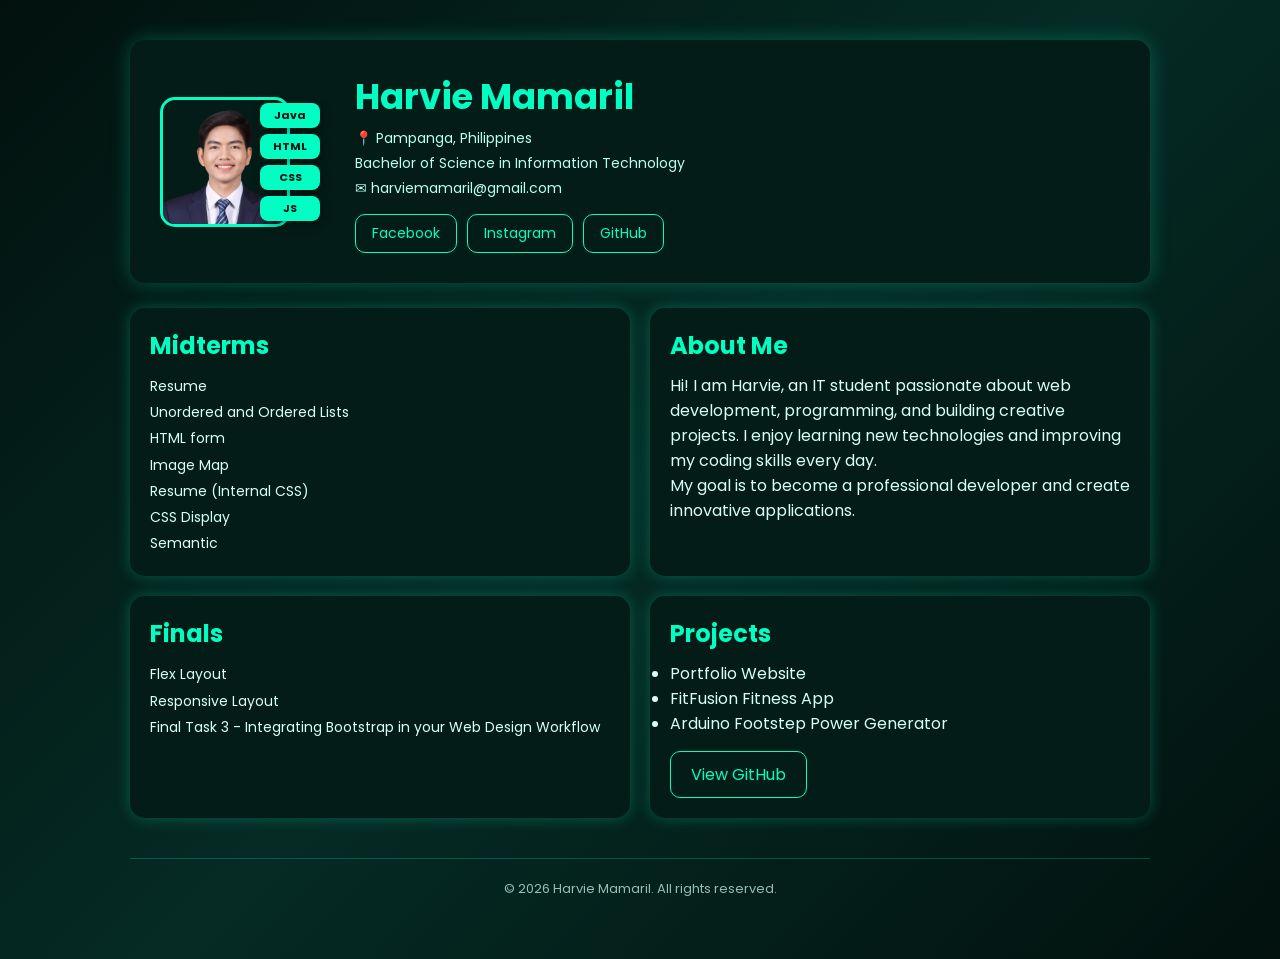
<file: index.html>
<!DOCTYPE html>
<html lang="en">
<head>
    <meta charset="UTF-8">
    <meta name="viewport" content="width=device-width, initial-scale=1.0">
    <title>Harvie Mamaril Portfolio</title>
    <link rel="stylesheet" href="style.css">
    <link href="https://fonts.googleapis.com/css2?family=Poppins:wght@300;400;600&display=swap" rel="stylesheet">
</head>
<body>

<div class="main">

    <section class="profile-header">
        <div class="profile-img-box">
           <img src="HARVIE.png" class="profile-img" alt="Harvie Mamaril">
            <div class="floating-badges">
                <span>Java</span>
                <span>HTML</span>
                <span>CSS</span>
                <span>JS</span>
            </div>
        </div>

        <div class="profile-info">
            <h1>Harvie Mamaril</h1>
            <p class="location">📍 Pampanga, Philippines</p>
            <p class="course">Bachelor of Science in Information Technology</p>
            <p class="email">✉ harviemamaril@gmail.com</p>

            <div class="social-icons">
                <a href="https://www.facebook.com/harviehernandez.mamaril" target="_blank">Facebook</a>
                <a href="https://www.instagram.com/h.mmrl?igsh=dmp1cHhhb3ZncHN5" target="_blank">Instagram</a>
                <a href="https://github.com/HarvieCode" target="_blank">GitHub</a>
            </div>
        </div>
    </section>

    <section class="grid">
        <div class="card">
            <h2>Midterms</h2>
            <ul class="activity-links">
                <li><a href="https://harviecode.github.io/WS101MT/WS101Codes/Resume.html" target="_blank">Resume</a></li>
                <li><a href="https://harviecode.github.io/WS101/Unordered-Ordered-Lists/" target="_blank">Unordered and Ordered Lists</a></li>
                <li><a href="https://harviecode.github.io/WS101MT/WS101Codes/HTMLForm/" target="_blank">HTML form</a></li>
                <li><a href="https://harviecode.github.io/WS101/Image%20Map/index.html" target="_blank">Image Map</a></li>
                <li><a href="https://github.com/HarvieCode/WS101MT/blob/main/WS101Codes/Resume%20%28Internal%20CSS%29" target="_blank">Resume (Internal CSS)</a></li>
                <li><a href="https://harviecode.github.io/WS101MT/WS101Codes/CSS%20Display/index.html" target="_blank">CSS Display</a></li>
                <li><a href="https://github.com/HarvieCode/WS101/tree/main/Footer" target="_blank">Semantic</a></li>
            </ul>
        </div>

        <div class="card">
            <h2>About Me</h2>
            <p>Hi! I am Harvie, an IT student passionate about web development, programming, and building creative projects. I enjoy learning new technologies and improving my coding skills every day.</p>
            <p>My goal is to become a professional developer and create innovative applications.</p>
        </div>

        <div class="card">
            <h2>Finals</h2>
            <ul class="activity-links">
                <li><a href="https://harviecode.github.io/WS101MT/WS101Codes/index.html" target="_blank">Flex Layout</a></li>
                <li><a href="https://harviecode.github.io/WS101/Responsive-Layout/" target="_blank">Responsive Layout</a></li>
                <li><a href="https://github.com/HarvieCode/WS101/tree/main/Final%20Task%203%20-%20Integrating%20Bootstrap%20in%20your%20Web%20Design%20Workflow">Final Task 3 - Integrating Bootstrap in your Web Design Workflow</a></li>
            </ul>
        </div>

        <div class="card">
            <h2>Projects</h2>
            <ul>
                <li>Portfolio Website</li>
                <li>FitFusion Fitness App</li>
                <li>Arduino Footstep Power Generator</li>
            </ul>
            <a href="https://github.com/HarvieCode" target="_blank" class="github-btn">View GitHub</a>
        </div>
    </section>

    <footer>© 2026 Harvie Mamaril. All rights reserved.</footer>
</div>

</body>
</html>
</file>
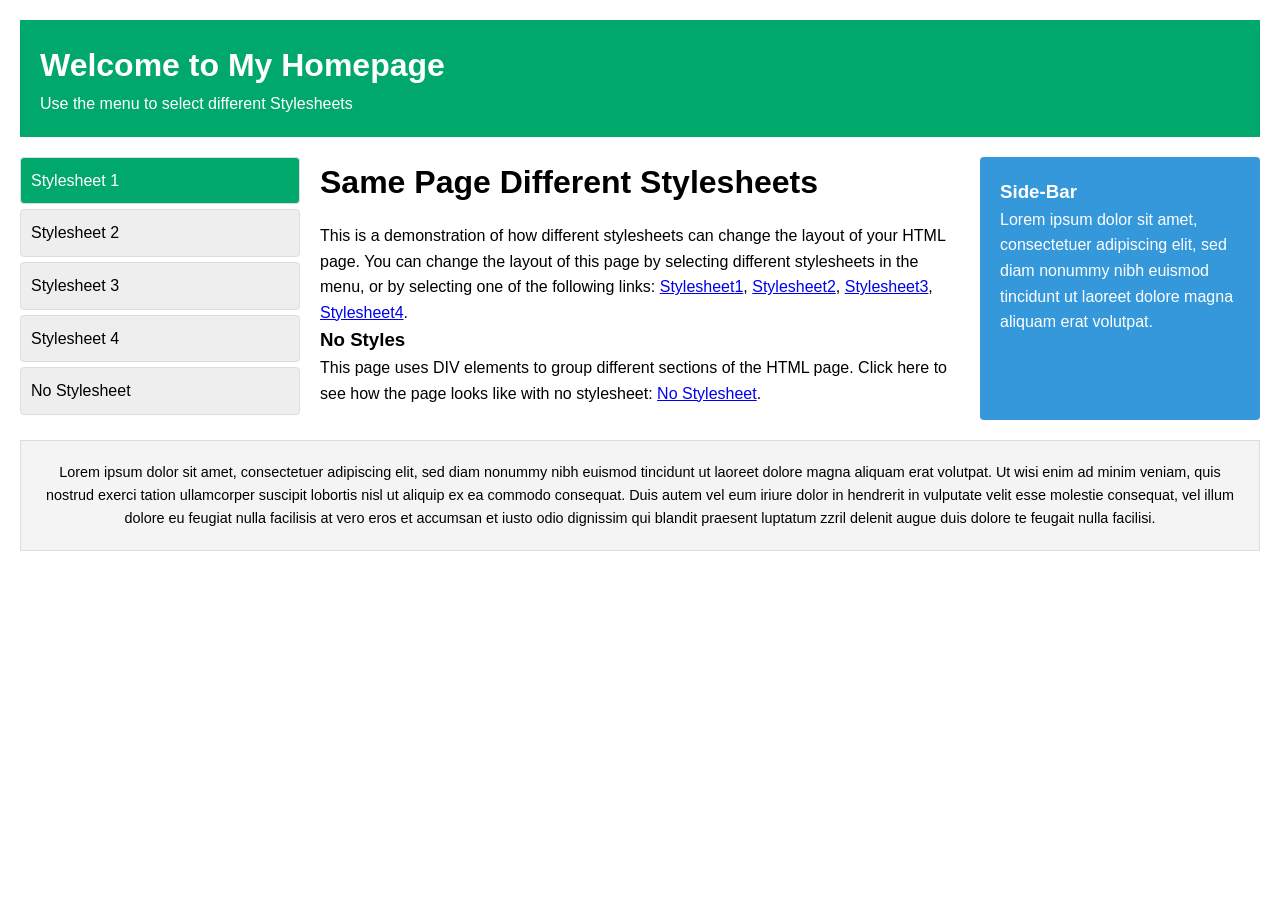
<file: WS101Codes/index.html>
<!DOCTYPE html>
<html lang="en">
<head>
    <meta charset="UTF-8">
    <meta name="viewport" content="width=device-width, initial-scale=1.0">
    <title>Same Page Different Stylesheets</title>
    <link rel="stylesheet" href="style.css">
</head>
<body>

    <header class="main-header">
        <h1>Welcome to My Homepage</h1>
        <p>Use the menu to select different Stylesheets</p>
    </header>

    <div class="container">
        <nav class="sidebar-nav">
            <ul>
                <li class="active">Stylesheet 1</li>
                <li>Stylesheet 2</li>
                <li>Stylesheet 3</li>
                <li>Stylesheet 4</li>
                <li>No Stylesheet</li>
            </ul>
        </nav>

        <main class="content">
            <section>
                <h2>Same Page Different Stylesheets</h2>
                <p>This is a demonstration of how different stylesheets can change the layout of your HTML page. You can change the layout of this page by selecting different stylesheets in the menu, or by selecting one of the following links: 
                    <a href="#">Stylesheet1</a>, <a href="#">Stylesheet2</a>, <a href="#">Stylesheet3</a>, <a href="#">Stylesheet4</a>.
                </p>
            </section>

            <section>
                <h3>No Styles</h3>
                <p>This page uses DIV elements to group different sections of the HTML page. Click here to see how the page looks like with no stylesheet: <a href="#">No Stylesheet</a>.</p>
            </section>
        </main>

        <aside class="side-info">
            <h3>Side-Bar</h3>
            <p>Lorem ipsum dolor sit amet, consectetuer adipiscing elit, sed diam nonummy nibh euismod tincidunt ut laoreet dolore magna aliquam erat volutpat.</p>
        </aside>
    </div>

    <footer class="footer">
        <p>Lorem ipsum dolor sit amet, consectetuer adipiscing elit, sed diam nonummy nibh euismod tincidunt ut laoreet dolore magna aliquam erat volutpat. Ut wisi enim ad minim veniam, quis nostrud exerci tation ullamcorper suscipit lobortis nisl ut aliquip ex ea commodo consequat. Duis autem vel eum iriure dolor in hendrerit in vulputate velit esse molestie consequat, vel illum dolore eu feugiat nulla facilisis at vero eros et accumsan et iusto odio dignissim qui blandit praesent luptatum zzril delenit augue duis dolore te feugait nulla facilisi.</p>
    </footer>

</body>
</html>
</file>
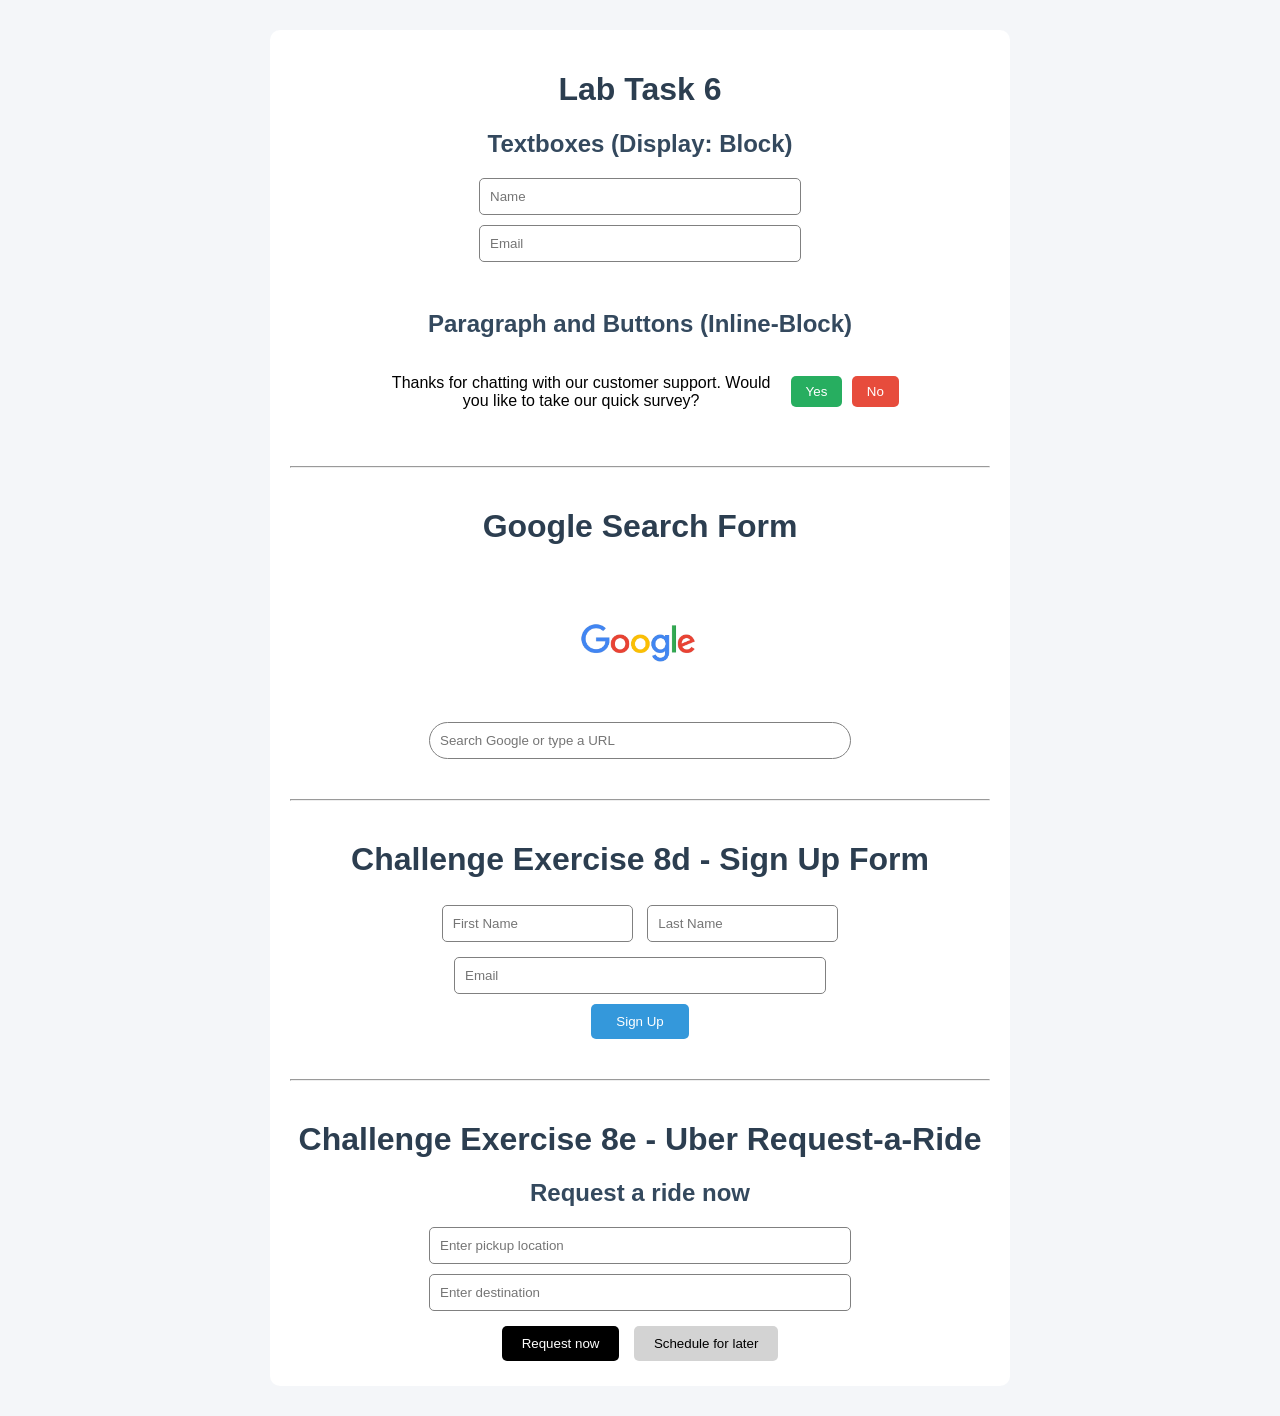
<file: WS101Codes/CSS Display/index.html>
<!DOCTYPE html>
<html>
<head>
    <title>Lab Task 6 - Display Property</title>

    <style>
        body{
            font-family: Arial, sans-serif;
            background-color: #f4f6f9;
            text-align: center;
        }

        .container{
            width: 700px;
            margin: 30px auto;
            padding: 20px;
            background-color: white;
            border-radius: 10px;
        }

        h1{
            color: #2c3e50;
        }

        h2{
            color: #34495e;
        }

        hr{
            margin: 40px 0;
        }

        /* ===================== */
        /* TEXTBOXES - BLOCK */
        /* ===================== */
        .block-input{
            display: block;
            width: 300px;
            padding: 10px;
            margin: 10px auto;
            border-radius: 5px;
            border: 1px solid gray;
        }

        /* ===================== */
        /* PARAGRAPH + BUTTONS */
        /* ===================== */
        .survey-text{
            display: inline-block;
            width: 400px;
            vertical-align: middle;
        }

        .survey-btn{
            display: inline-block;
            padding: 8px 15px;
            margin-left: 5px;
            vertical-align: middle;
            border: none;
            border-radius: 5px;
            cursor: pointer;
        }

        .yes{
            background-color: #27ae60;
            color: white;
        }

        .no{
            background-color: #e74c3c;
            color: white;
        }

        /* ===================== */
        /* GOOGLE SECTION */
        /* ===================== */
        .google-logo{
            width: 200px;
            margin: 20px 0;
        }

        .google-search{
            width: 400px;
            padding: 10px;
            border-radius: 20px;
            border: 1px solid gray;
        }

        /* ===================== */
        /* SIGN UP FORM */
        /* ===================== */
        .signup-input{
            padding: 10px;
            margin: 5px;
            border-radius: 5px;
            border: 1px solid gray;
        }

        .email-input{
            display: block;
            width: 350px;
            margin: 10px auto;
        }

        .signup-btn{
            padding: 10px 25px;
            background-color: #3498db;
            color: white;
            border: none;
            border-radius: 5px;
            cursor: pointer;
        }

        /* ===================== */
        /* UBER FORM */
        /* ===================== */
        .uber-input{
            display: block;
            width: 400px;
            padding: 10px;
            margin: 10px auto;
            border-radius: 5px;
            border: 1px solid gray;
        }

        .uber-btn{
            padding: 10px 20px;
            margin: 5px;
            border: none;
            border-radius: 5px;
            cursor: pointer;
        }

        .request{
            background-color: black;
            color: white;
        }

        .schedule{
            background-color: lightgray;
        }

    </style>
</head>

<body>

<div class="container">

<h1>Lab Task 6</h1>

<h2>Textboxes (Display: Block)</h2>

<input type="text" placeholder="Name" class="block-input">
<input type="email" placeholder="Email" class="block-input">

<br>

<h2>Paragraph and Buttons (Inline-Block)</h2>

<p class="survey-text">
    Thanks for chatting with our customer support.
    Would you like to take our quick survey?
</p>

<button class="survey-btn yes">Yes</button>
<button class="survey-btn no">No</button>

<hr>

<h1>Google Search Form</h1>

<img src="GOOGLE.png" alt="Google Logo" class="google-logo">

<br>

<input type="text" placeholder="Search Google or type a URL" class="google-search">

<hr>

<h1>Challenge Exercise 8d - Sign Up Form</h1>

<input type="text" placeholder="First Name" class="signup-input">
<input type="text" placeholder="Last Name" class="signup-input">

<input type="email" placeholder="Email" class="signup-input email-input">

<button class="signup-btn">Sign Up</button>

<hr>

<h1>Challenge Exercise 8e - Uber Request-a-Ride</h1>

<h2>Request a ride now</h2>

<input type="text" placeholder="Enter pickup location" class="uber-input">
<input type="text" placeholder="Enter destination" class="uber-input">

<button class="uber-btn request">Request now</button>
<button class="uber-btn schedule">Schedule for later</button>

</div>

</body>
</html>
</file>
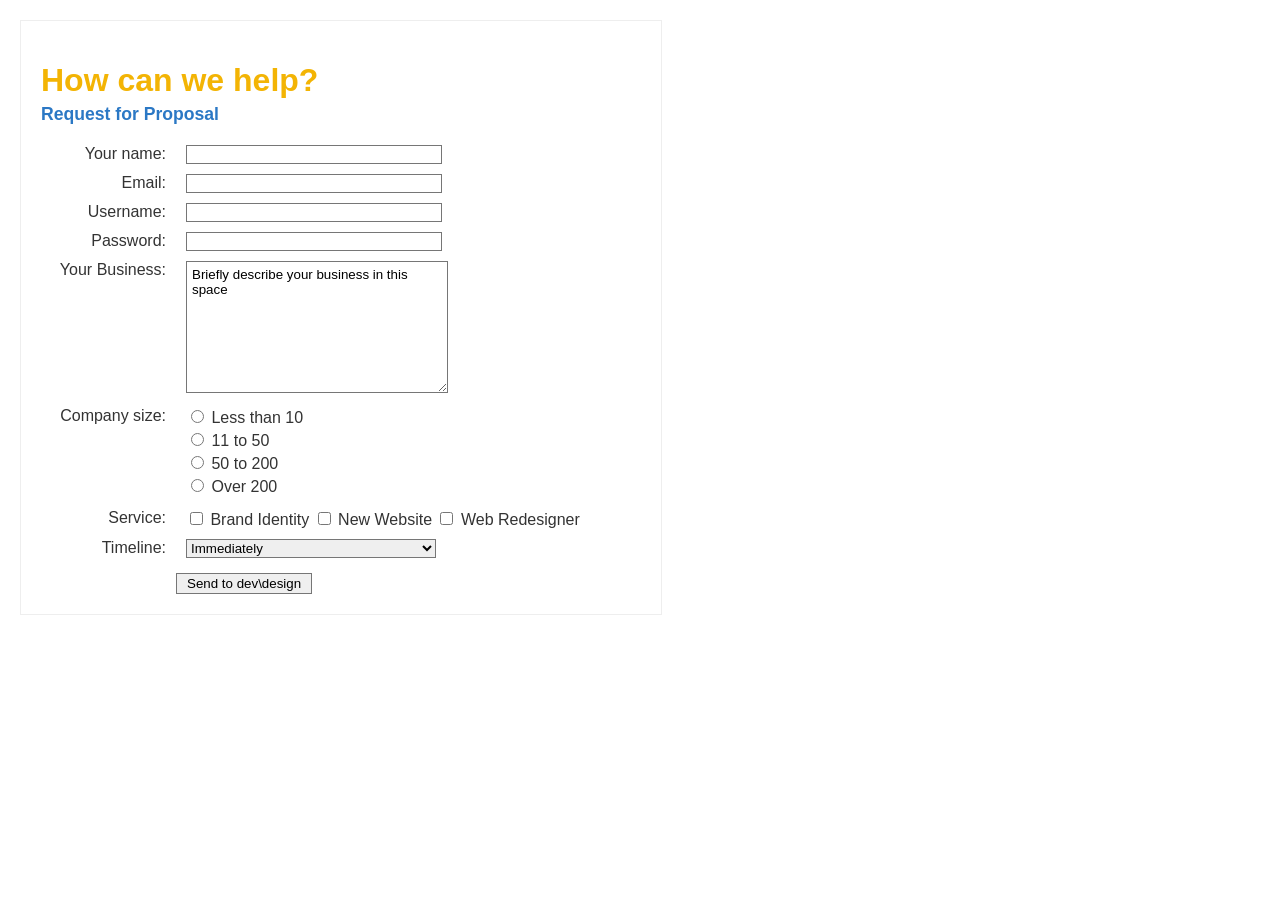
<file: WS101Codes/HTMLForm/index.html>
<!DOCTYPE html>
<html lang="en">
<head>
    <meta charset="UTF-8">
    <title>Request for Proposal Form</title>
    <style>
        body {
            font-family: Arial, sans-serif;
            margin: 20px;
            color: #333;
        }

        .form-container {
            border: 1px solid #eee;
            padding: 20px;
            max-width: 600px;
        }

        h1 {
            color: #f3b404; /* Golden yellow */
            margin-bottom: 5px;
        }

        h2 {
            color: #2b78c5; /* Blue */
            font-size: 1.1em;
            margin-top: 0;
        }

        table {
            border-collapse: collapse;
            width: 100%;
        }

        td {
            padding: 5px;
            vertical-align: top;
        }

        .label-cell {
            text-align: right;
            width: 120px;
            padding-right: 15px;
        }

        input[type="text"],
        input[type="password"],
        textarea,
        select {
            width: 250px;
            border: 1px solid #767676;
            font-family: Arial, sans-serif;
        }

        textarea {
            height: 120px;
            padding: 5px;
        }

        .radio-group, .checkbox-group {
            display: inline-block;
        }

        .radio-option {
            display: block;
            margin-bottom: 3px;
        }

        button {
            margin-left: 135px;
            margin-top: 10px;
            padding: 2px 10px;
            background-color: #efefef;
            border: 1px solid #767676;
            cursor: pointer;
        }
    </style>
</head>
<body>

<div class="form-container">
    <h1>How can we help?</h1>
    <h2>Request for Proposal</h2>

    <form action="#" method="post">
        <table>
            <tr>
                <td class="label-cell">Your name:</td>
                <td><input type="text" name="fullname"></td>
            </tr>
            <tr>
                <td class="label-cell">Email:</td>
                <td><input type="text" name="email"></td>
            </tr>
            <tr>
                <td class="label-cell">Username:</td>
                <td><input type="text" name="username"></td>
            </tr>
            <tr>
                <td class="label-cell">Password:</td>
                <td><input type="password" name="password"></td>
            </tr>

            <tr>
                <td class="label-cell">Your Business:</td>
                <td>
                    <textarea name="business_description">Briefly describe your business in this space</textarea>
                </td>
            </tr>

            <tr>
                <td class="label-cell">Company size:</td>
                <td>
                    <label class="radio-option"><input type="radio" name="size" value="10"> Less than 10</label>
                    <label class="radio-option"><input type="radio" name="size" value="50"> 11 to 50</label>
                    <label class="radio-option"><input type="radio" name="size" value="200"> 50 to 200</label>
                    <label class="radio-option"><input type="radio" name="size" value="over200"> Over 200</label>
                </td>
            </tr>

            <tr>
                <td class="label-cell">Service:</td>
                <td>
                    <label><input type="checkbox" name="service" value="brand"> Brand Identity</label>
                    <label><input type="checkbox" name="service" value="new_site"> New Website</label>
                    <label><input type="checkbox" name="service" value="redesign"> Web Redesigner</label>
                </td>
            </tr>

            <tr>
                <td class="label-cell">Timeline:</td>
                <td>
                    <select name="timeline">
                        <option value="immediately">Immediately</option>
                        <option value="1month">Within 1 month</option>
                        <option value="3months">1-3 months</option>
                    </select>
                </td>
            </tr>
        </table>

        <button type="submit">Send to dev\design</button>
    </form>
</div>

</body>
</html>
</file>
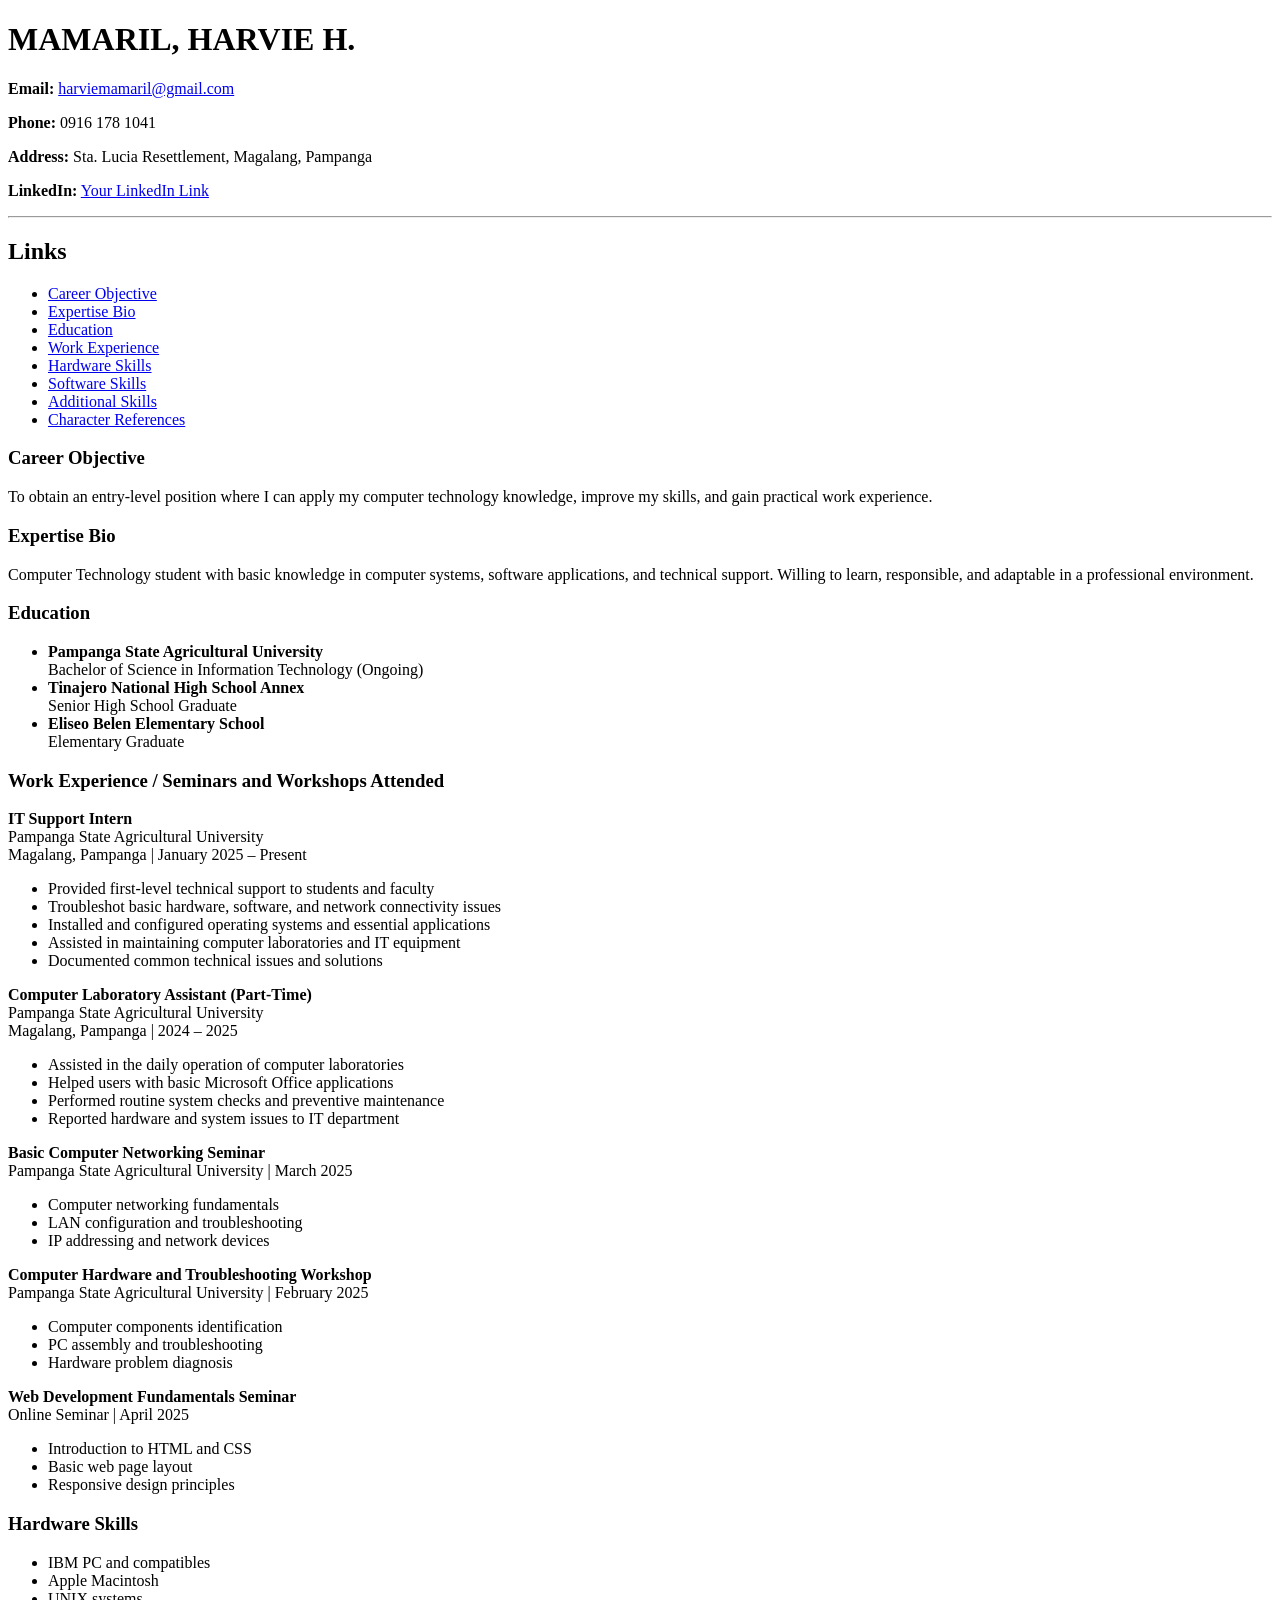
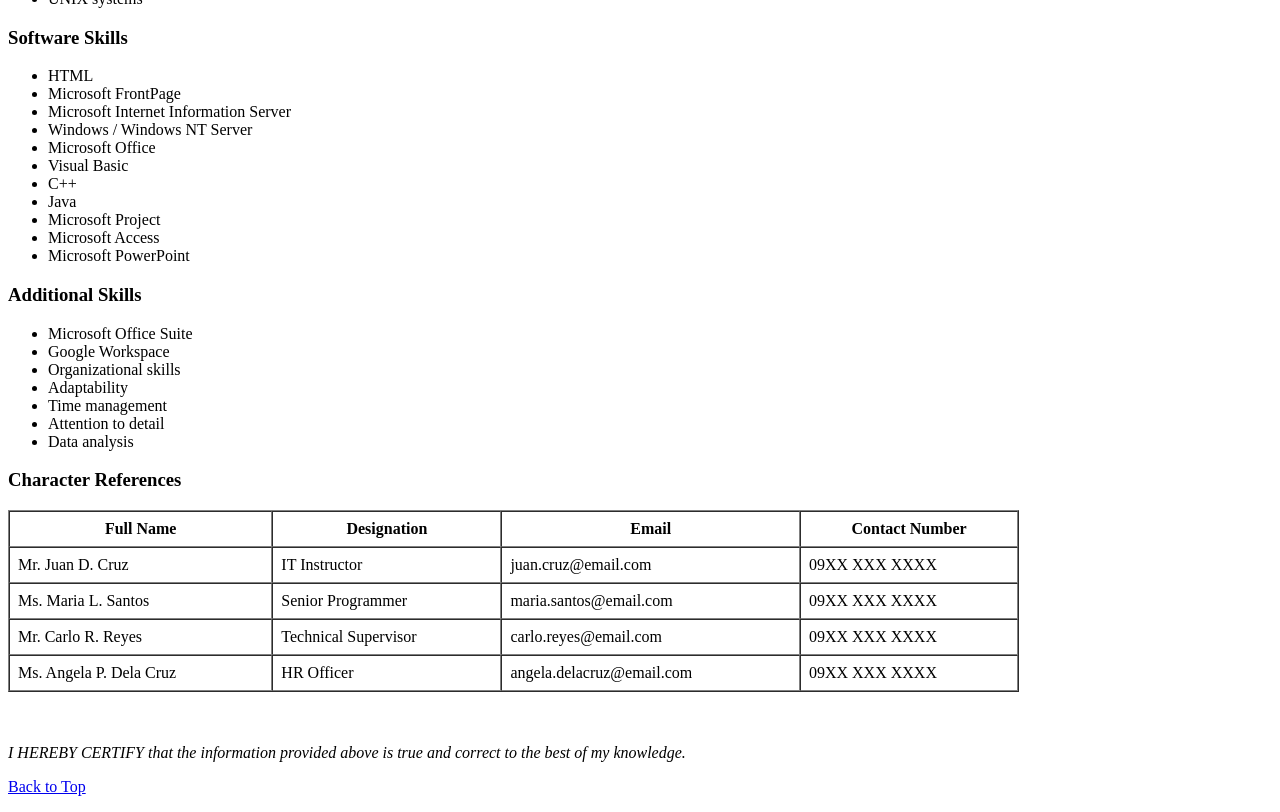
<file: WS101Codes/Resume.html>
<!DOCTYPE html>
<html>
<head>
    <meta charset="UTF-8">
    <meta name="viewport" content="width=device-width, initial-scale=1.0">
    <title>Student Resume</title>
</head>

<body>

<div id="top"></div

<img src="HARVIE.png" width="120">

<div id="contact-info">
    <h1>MAMARIL, HARVIE H.</h1>

    <p><strong>Email:</strong> <a href="mailto:harviemamaril@gmail.com">harviemamaril@gmail.com</a></p>
    <p><strong>Phone:</strong> 0916 178 1041</p>
    <p><strong>Address:</strong> Sta. Lucia Resettlement, Magalang, Pampanga</p>
    <p><strong>LinkedIn:</strong> <a href="#">Your LinkedIn Link</a></p>
</div>

<hr>

<h2>Links</h2>
<ul>
    <li><a href="#career">Career Objective</a></li>
    <li><a href="#expertise">Expertise Bio</a></li>
    <li><a href="#education">Education</a></li>
    <li><a href="#experience">Work Experience</a></li>
    <li><a href="#hardware">Hardware Skills</a></li>
    <li><a href="#software">Software Skills</a></li>
    <li><a href="#additional">Additional Skills</a></li>
    <li><a href="#character">Character References</a></li>
</ul>

<h3 id="career">Career Objective</h3>
<p>
To obtain an entry-level position where I can apply my computer technology knowledge,
improve my skills, and gain practical work experience.
</p>

<h3 id="expertise">Expertise Bio</h3>
<p>
Computer Technology student with basic knowledge in computer systems, software
applications, and technical support. Willing to learn, responsible, and adaptable
in a professional environment.
</p>

<h3 id="education">Education</h3>
<ul>
    <li>
        <strong>Pampanga State Agricultural University</strong><br>
        Bachelor of Science in Information Technology (Ongoing)
    </li>

    <li>
        <strong>Tinajero National High School Annex</strong><br>
        Senior High School Graduate
    </li>

    <li>
        <strong>Eliseo Belen Elementary School</strong><br>
        Elementary Graduate
    </li>
</ul>

<h3 id="experience">Work Experience / Seminars and Workshops Attended</h3>

<b>IT Support Intern</b><br>
Pampanga State Agricultural University<br>
Magalang, Pampanga | January 2025 – Present

<ul>
    <li>Provided first-level technical support to students and faculty</li>
    <li>Troubleshot basic hardware, software, and network connectivity issues</li>
    <li>Installed and configured operating systems and essential applications</li>
    <li>Assisted in maintaining computer laboratories and IT equipment</li>
    <li>Documented common technical issues and solutions</li>
</ul>

<b>Computer Laboratory Assistant (Part-Time)</b><br>
Pampanga State Agricultural University<br>
Magalang, Pampanga | 2024 – 2025

<ul>
    <li>Assisted in the daily operation of computer laboratories</li>
    <li>Helped users with basic Microsoft Office applications</li>
    <li>Performed routine system checks and preventive maintenance</li>
    <li>Reported hardware and system issues to IT department</li>
</ul>

<b>Basic Computer Networking Seminar</b><br>
Pampanga State Agricultural University | March 2025

<ul>
    <li>Computer networking fundamentals</li>
    <li>LAN configuration and troubleshooting</li>
    <li>IP addressing and network devices</li>
</ul>

<b>Computer Hardware and Troubleshooting Workshop</b><br>
Pampanga State Agricultural University | February 2025

<ul>
    <li>Computer components identification</li>
    <li>PC assembly and troubleshooting</li>
    <li>Hardware problem diagnosis</li>
</ul>

<b>Web Development Fundamentals Seminar</b><br>
Online Seminar | April 2025

<ul>
    <li>Introduction to HTML and CSS</li>
    <li>Basic web page layout</li>
    <li>Responsive design principles</li>
</ul>

<h3 id="hardware">Hardware Skills</h3>
<ul>
    <li>IBM PC and compatibles</li>
    <li>Apple Macintosh</li>
    <li>UNIX systems</li>
</ul>

<h3 id="software">Software Skills</h3>
<ul>
    <li>HTML</li>
    <li>Microsoft FrontPage</li>
    <li>Microsoft Internet Information Server</li>
    <li>Windows / Windows NT Server</li>
    <li>Microsoft Office</li>
    <li>Visual Basic</li>
    <li>C++</li>
    <li>Java</li>
    <li>Microsoft Project</li>
    <li>Microsoft Access</li>
    <li>Microsoft PowerPoint</li>
</ul>

<h3 id="additional">Additional Skills</h3>
<ul>
    <li>Microsoft Office Suite</li>
    <li>Google Workspace</li>
    <li>Organizational skills</li>
    <li>Adaptability</li>
    <li>Time management</li>
    <li>Attention to detail</li>
    <li>Data analysis</li>
</ul>

<h3 id="character">Character References</h3>

<table border="1" cellpadding="8" cellspacing="0" width="80%">
    <tr>
        <th>Full Name</th>
        <th>Designation</th>
        <th>Email</th>
        <th>Contact Number</th>
    </tr>

    <tr>
        <td>Mr. Juan D. Cruz</td>
        <td>IT Instructor</td>
        <td>juan.cruz@email.com</td>
        <td>09XX XXX XXXX</td>
    </tr>

    <tr>
        <td>Ms. Maria L. Santos</td>
        <td>Senior Programmer</td>
        <td>maria.santos@email.com</td>
        <td>09XX XXX XXXX</td>
    </tr>

    <tr>
        <td>Mr. Carlo R. Reyes</td>
        <td>Technical Supervisor</td>
        <td>carlo.reyes@email.com</td>
        <td>09XX XXX XXXX</td>
    </tr>

    <tr>
        <td>Ms. Angela P. Dela Cruz</td>
        <td>HR Officer</td>
        <td>angela.delacruz@email.com</td>
        <td>09XX XXX XXXX</td>
    </tr>
</table>

<br><br>

<p>
<i>I HEREBY CERTIFY that the information provided above is true and correct to the best of my knowledge.</i>
</p>

<p><a href="#top">Back to Top</a></p>

</body>
</html>
</file>
<file: style.css>
* {
    margin: 0;
    padding: 0;
    box-sizing: border-box;
    font-family: 'Poppins', sans-serif;
}

body {
    background: linear-gradient(135deg, #02110e, #052b24, #02110e);
    color: #d6fff7;
    min-height: 100vh;
}

.main {
    max-width: 1100px;
    margin: auto;
    padding: 40px;
}

/* Header Section */
.profile-header {
    display: flex;
    gap: 30px;
    align-items: center;
    background: #031c17;
    padding: 30px;
    border-radius: 15px;
    box-shadow: 0 0 20px #00ffc344;
    margin-bottom: 25px;
}

/* Image Container */
.profile-img-box {
    position: relative;
    flex-shrink: 0;
    margin-right: 35px; /* Added: ensures floating badges don't cover text */
}

.profile-img {
    width: 130px;
    height: 130px;
    border-radius: 15px;
    border: 3px solid #00ffc3;
    object-fit: cover; /* Added: keeps image from stretching */
    display: block;
}

/* Floating Badges */
.floating-badges {
    position: absolute;
    top: 50%;
    right: -30px; 
    transform: translateY(-50%); 
    display: flex;
    flex-direction: column;
    gap: 6px;
    z-index: 10;
}

.floating-badges span {
    background: #00ffc3;
    color: #02110e;
    padding: 4px 12px;
    border-radius: 8px;
    font-size: 11px;
    font-weight: 700;
    text-align: center;
    min-width: 60px;
    box-shadow: 2px 4px 10px rgba(0, 0, 0, 0.3);
    animation: float 3s infinite ease-in-out;
}

/* Profile Info */
.profile-info h1 {
    color: #00ffc3;
    font-size: 2.2rem;
    margin-bottom: 5px;
}

.location, .course, .email {
    font-size: 14px;
    color: #b9fff0;
    margin-bottom: 4px;
    display: flex;
    align-items: center;
    gap: 8px;
}

/* Social Buttons */
.social-icons {
    margin-top: 15px;
    display: flex;
    gap: 10px;
}

.social-icons a {
    padding: 8px 16px;
    border: 1px solid #00ffc3;
    border-radius: 10px;
    color: #00ffc3;
    text-decoration: none;
    font-size: 14px;
    transition: .3s;
}

.social-icons a:hover {
    background: #00ffc3;
    color: #02110e;
    box-shadow: 0 0 15px #00ffc3;
}

/* Grid Layout */
.grid {
    display: grid;
    grid-template-columns: 1fr 1fr;
    gap: 20px;
}

.card {
    background: #031c17;
    padding: 20px;
    border-radius: 15px;
    box-shadow: 0 0 15px #00ffc344;
    transition: .3s;
}

.card:hover {
    transform: translateY(-5px);
    box-shadow: 0 0 25px #00ffc366;
}

.card h2 {
    color: #00ffc3;
    margin-bottom: 10px;
}

.activity-links {
    list-style: none;
    padding-left: 0 !important;
}

.activity-links a {
    color: #d6fff7;
    text-decoration: none;
    font-size: 14px;
    line-height: 1.8;
    transition: color 0.2s;
}

.activity-links a:hover {
    color: #00ffc3;
}

.github-btn {
    display: inline-block;
    margin-top: 15px;
    padding: 10px 20px;
    border: 1px solid #00ffc3;
    border-radius: 10px;
    color: #00ffc3;
    text-decoration: none;
    transition: .3s;
}

.github-btn:hover {
    background: #00ffc3;
    color: #02110e;
}

footer {
    text-align: center;
    margin-top: 40px;
    padding: 20px;
    border-top: 1px solid #00ffc355;
    font-size: 13px;
    opacity: 0.7;
}

/* Animation Fix: Preserves vertical centering while floating horizontally */
@keyframes float {
    0% { transform: translateY(-50%) translateX(0); }
    50% { transform: translateY(-50%) translateX(6px); }
    100% { transform: translateY(-50%) translateX(0); }
}

@media(max-width: 768px) {
    .profile-header {
        flex-direction: column;
        text-align: center;
    }
    .profile-img-box {
        margin-right: 0;
        margin-bottom: 20px;
    }
    .floating-badges {
        right: -20px;
    }
    .grid {
        grid-template-columns: 1fr;
    }
}
</file>
<file: WS101Codes/style.css>
* {
    box-sizing: border-box;
    margin: 0;
    padding: 0;
}

body {
    font-family: Arial, sans-serif;
    line-height: 1.6;
    padding: 20px;
    background-color: #ffffff;
}

.main-header {
    background-color: #00a86b;
    color: white;
    padding: 20px;
    margin-bottom: 20px;
}

.container {
    display: flex;
    flex-wrap: wrap;
    gap: 20px;
    margin-bottom: 20px;
}

.sidebar-nav {
    flex: 1 1 200px;
}

.sidebar-nav ul {
    list-style: none;
}

.sidebar-nav li {
    background-color: #eeeeee;
    margin-bottom: 5px;
    padding: 10px;
    border: 1px solid #ddd;
    border-radius: 4px;
    cursor: pointer;
}

.sidebar-nav li.active {
    background-color: #00a86b;
    color: white;
}

.content {
    flex: 3 1 400px;
}

.content h2 {
    font-size: 2rem;
    margin-bottom: 15px;
}

.side-info {
    flex: 1 1 200px;
    background-color: #3498db; 
    color: white;
    padding: 20px;
    border-radius: 4px;
}

.footer {
    background-color: #f4f4f4;
    padding: 20px;
    border: 1px solid #ddd;
    font-size: 0.9rem;
    text-align: center;
}

@media (max-width: 992px) {
    .side-info {
        flex: 1 1 100%;
    }
}


@media (max-width: 600px) {
    .container {
        flex-direction: column;
    }

    .sidebar-nav, .content, .side-info {
        flex: 1 1 100%;
    }

    .main-header h1 {
        font-size: 1.5rem;
    }
}
</file>
